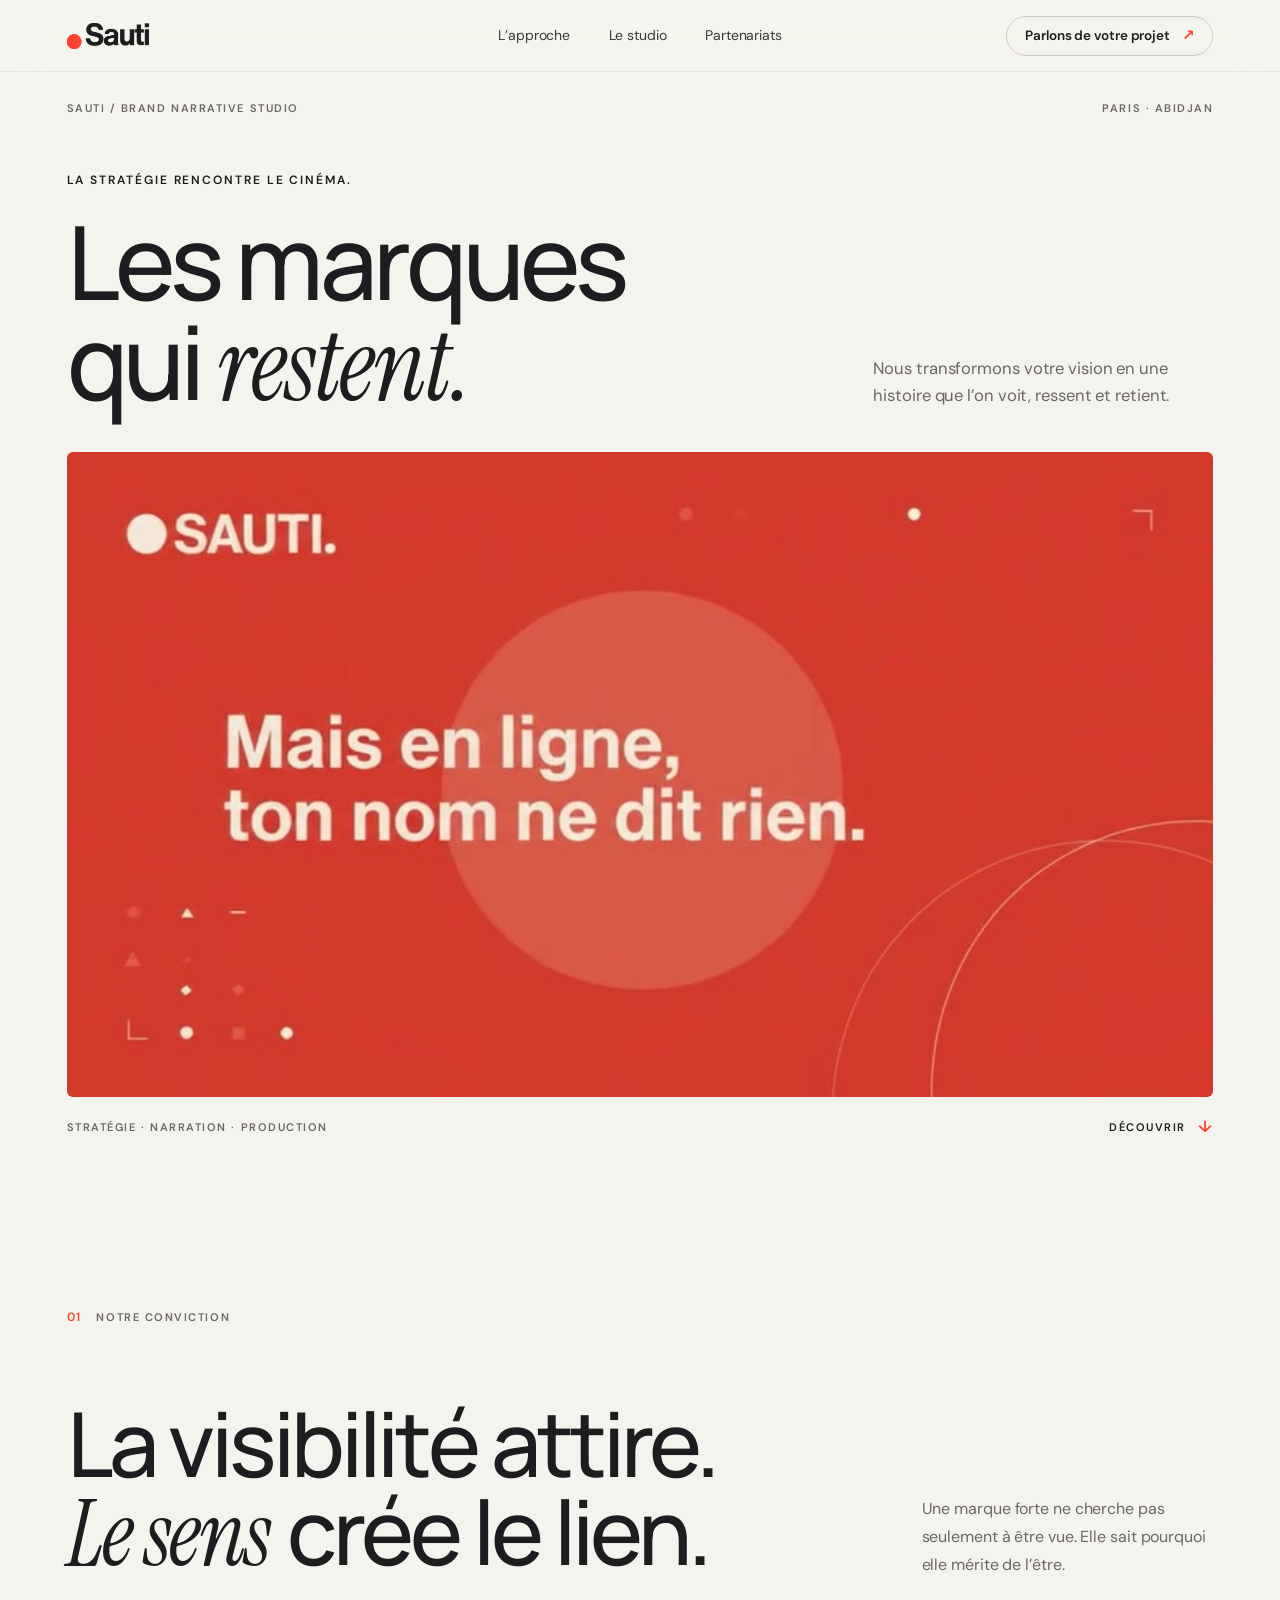
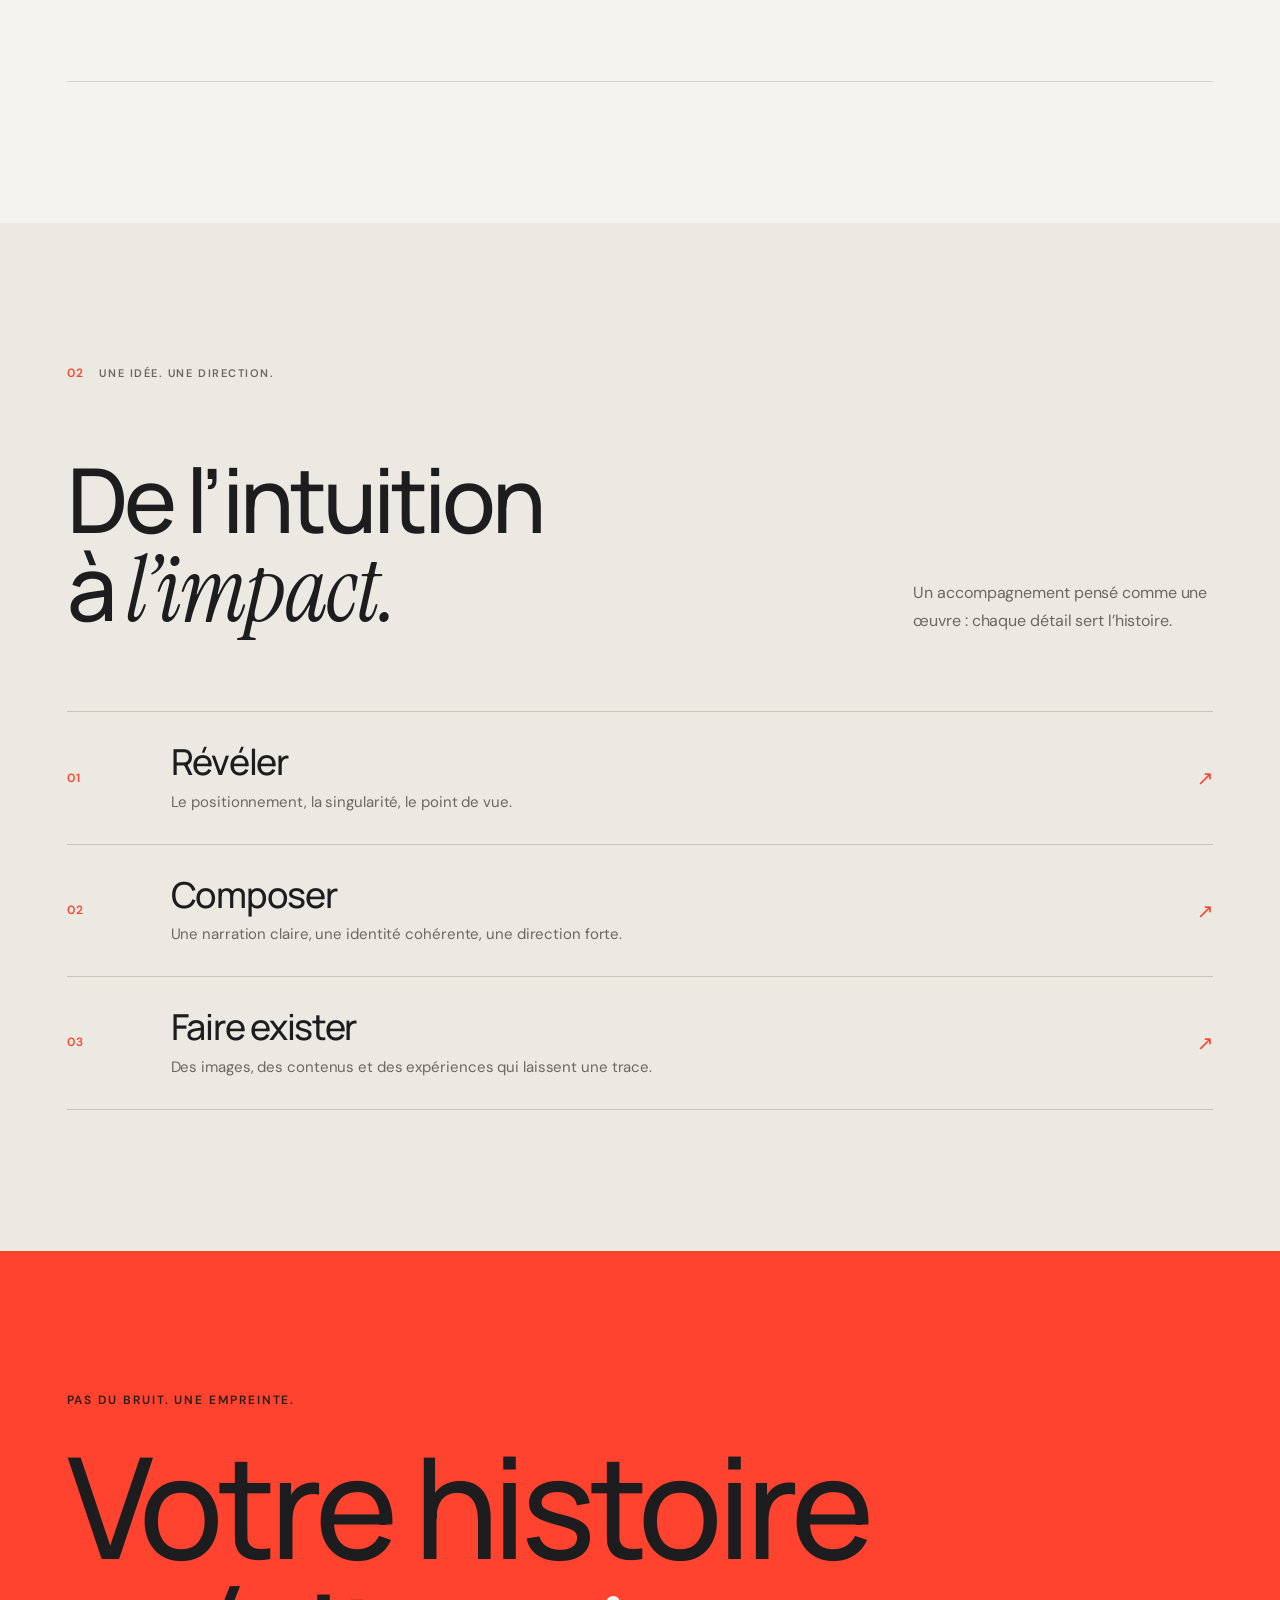
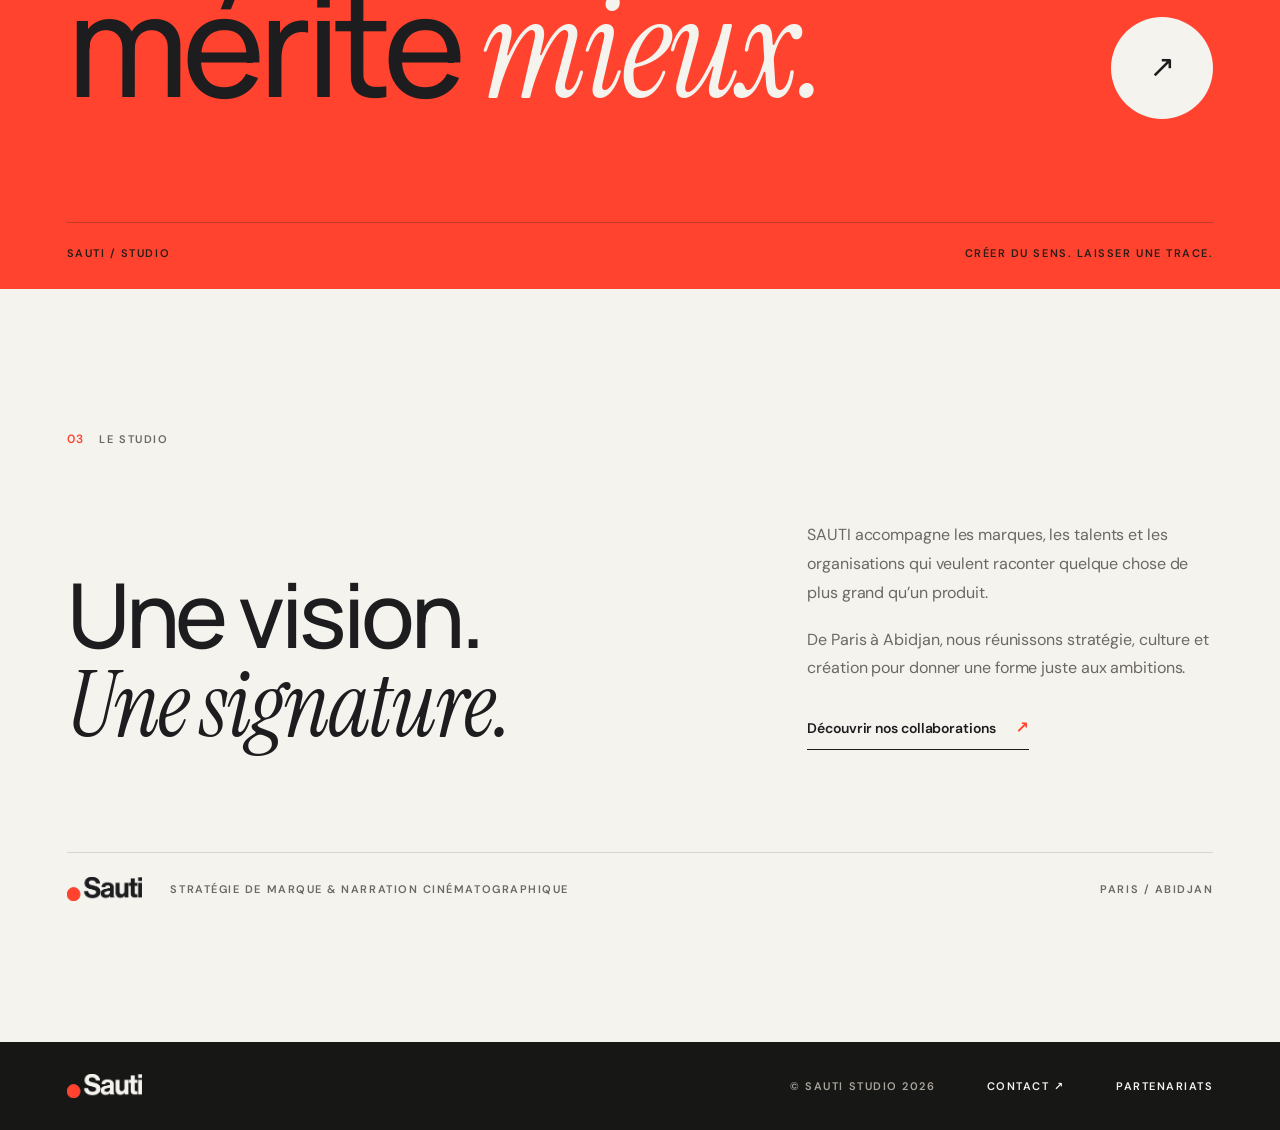
<file: index.html>
<!doctype html>
<html lang="fr">
<head>
  <meta charset="utf-8">
  <meta name="viewport" content="width=device-width, initial-scale=1, viewport-fit=cover">
  <title>SAUTI — Les marques qui restent</title>
  <meta name="description" content="SAUTI, studio de stratégie de marque et de narration cinématographique entre Paris et Abidjan.">
  <meta name="theme-color" content="#f5f3ee">
  <meta property="og:title" content="SAUTI — Les marques qui restent">
  <meta property="og:description" content="Stratégie de marque, narration et production cinématographique. Paris · Abidjan.">
  <meta property="og:image" content="motion-poster.jpg">
  <meta property="og:type" content="website">
  <link rel="icon" href="favicon.svg" type="image/svg+xml">
  <link rel="preload" href="manrope-latin-wght-normal.woff2" as="font" type="font/woff2" crossorigin>
  <link rel="preload" href="dm-sans-latin-wght-normal.woff2" as="font" type="font/woff2" crossorigin>
  <link rel="stylesheet" href="style.css">
  <script>document.documentElement.classList.add('js')</script>
</head>
<body>
  <a class="skip-link" href="#contenu">Aller au contenu</a>
  <div class="progress" aria-hidden="true"><span id="progressBar"></span></div>

  <header class="nav" id="top">
    <div class="wrap nav-inner">
      <a class="logo-link" href="#top" aria-label="SAUTI, retour en haut"><img src="logo-mark-dark.png" alt="SAUTI" width="655" height="207"></a>
      <nav class="desktop-nav" aria-label="Navigation principale">
        <a href="#approche">L’approche</a>
        <a href="#studio">Le studio</a>
        <a href="partenariats.html">Partenariats</a>
      </nav>
      <a class="nav-cta" href="mailto:contact@agencysauti.com?subject=Rendez-vous%20visio%20SAUTI">Parlons de votre projet <span aria-hidden="true">↗</span></a>
      <button class="menu-toggle" id="menuToggle" type="button" aria-expanded="false" aria-controls="mobileMenu" aria-label="Ouvrir le menu"><span></span><span></span></button>
    </div>
  </header>

  <nav class="mobile-menu" id="mobileMenu" aria-label="Menu mobile">
    <a href="#approche">L’approche <span aria-hidden="true">↗</span></a>
    <a href="#studio">Le studio <span aria-hidden="true">↗</span></a>
    <a href="partenariats.html">Partenariats <span aria-hidden="true">↗</span></a>
    <a class="mobile-cta" href="mailto:contact@agencysauti.com?subject=Rendez-vous%20visio%20SAUTI">Parlons de votre projet <span aria-hidden="true">↗</span></a>
  </nav>

  <main id="contenu">
    <section class="hero wrap" aria-labelledby="heroTitle">
      <div class="hero-topline">
        <span class="label">SAUTI / Brand Narrative Studio</span>
        <span class="label">Paris · Abidjan</span>
      </div>

      <div class="hero-copy">
        <p class="eyebrow reveal">La stratégie rencontre le cinéma.</p>
        <h1 id="heroTitle" class="display reveal">Les marques<br>qui <em>restent.</em></h1>
        <p class="hero-sub reveal">Nous transformons votre vision en une histoire que l’on voit, ressent et retient.</p>
      </div>

      <div class="motion-stage reveal">
        <video class="hero-motion" autoplay muted loop playsinline preload="metadata" poster="motion-poster.jpg" aria-label="Film de marque SAUTI">
          <source src="motion-sauti.mp4" type="video/mp4">
        </video>
      </div>

      <div class="hero-bottom">
        <span class="label">Stratégie · Narration · Production</span>
        <a href="#approche" class="scroll-link label">Découvrir <span aria-hidden="true">↓</span></a>
      </div>
    </section>

    <section class="statement" id="approche" aria-labelledby="statementTitle">
      <div class="wrap section">
        <div class="section-index reveal"><span class="num">01</span><span class="label">Notre conviction</span></div>
        <div class="statement-content">
          <h2 id="statementTitle" class="display h2 reveal">La visibilité attire.<br><em>Le sens</em> crée le lien.</h2>
          <p class="lead reveal">Une marque forte ne cherche pas seulement à être vue. Elle sait pourquoi elle mérite de l’être.</p>
        </div>
        <div class="statement-rule" aria-hidden="true"></div>
      </div>
    </section>

    <section class="method" aria-labelledby="methodTitle">
      <div class="wrap section">
        <div class="section-index reveal"><span class="num">02</span><span class="label">Une idée. Une direction.</span></div>
        <div class="method-head">
          <h2 id="methodTitle" class="display h2 reveal">De l’intuition<br>à <em>l’impact.</em></h2>
          <p class="lead reveal">Un accompagnement pensé comme une œuvre&nbsp;: chaque détail sert l’histoire.</p>
        </div>
        <div class="method-list">
          <article class="method-row reveal"><span class="method-no">01</span><div><h3>Révéler</h3><p>Le positionnement, la singularité, le point de vue.</p></div><span class="row-mark" aria-hidden="true">↗</span></article>
          <article class="method-row reveal"><span class="method-no">02</span><div><h3>Composer</h3><p>Une narration claire, une identité cohérente, une direction forte.</p></div><span class="row-mark" aria-hidden="true">↗</span></article>
          <article class="method-row reveal"><span class="method-no">03</span><div><h3>Faire exister</h3><p>Des images, des contenus et des expériences qui laissent une trace.</p></div><span class="row-mark" aria-hidden="true">↗</span></article>
        </div>
      </div>
    </section>

    <section class="manifesto" aria-labelledby="manifestoTitle">
      <div class="wrap">
        <p class="eyebrow reveal">Pas du bruit. Une empreinte.</p>
        <div class="manifesto-inner reveal">
          <h2 id="manifestoTitle" class="display">Votre histoire<br>mérite <em>mieux.</em></h2>
          <a class="round-link" href="mailto:contact@agencysauti.com?subject=Rendez-vous%20visio%20SAUTI" aria-label="Prendre rendez-vous en visio"><span aria-hidden="true">↗</span></a>
        </div>
        <div class="manifesto-foot"><span class="label">SAUTI / Studio</span><span class="label">Créer du sens. Laisser une trace.</span></div>
      </div>
    </section>

    <section class="studio" id="studio" aria-labelledby="studioTitle">
      <div class="wrap section">
        <div class="section-index reveal"><span class="num">03</span><span class="label">Le studio</span></div>
        <div class="studio-grid">
          <h2 id="studioTitle" class="display h2 reveal">Une vision.<br><em>Une signature.</em></h2>
          <div class="studio-copy reveal">
            <p>SAUTI accompagne les marques, les talents et les organisations qui veulent raconter quelque chose de plus grand qu’un produit.</p>
            <p>De Paris à Abidjan, nous réunissons stratégie, culture et création pour donner une forme juste aux ambitions.</p>
            <a class="text-link" href="partenariats.html">Découvrir nos collaborations <span aria-hidden="true">↗</span></a>
          </div>
        </div>
        <div class="studio-bottom">
          <img src="logo-mark-dark.png" alt="SAUTI" width="655" height="207">
          <span class="label">Stratégie de marque &amp; narration cinématographique</span>
          <span class="label">Paris / Abidjan</span>
        </div>
      </div>
    </section>
  </main>

  <footer class="footer">
    <div class="wrap footer-inner">
      <a href="#top" class="footer-logo" aria-label="SAUTI, retour en haut"><img src="logo-mark-cream.png" alt="SAUTI" width="655" height="207"></a>
      <span class="label copy">© SAUTI Studio <span id="year">2026</span></span>
      <a class="label" href="mailto:contact@agencysauti.com">Contact ↗</a>
      <a class="label" href="partenariats.html">Partenariats</a>
    </div>
  </footer>

  <script src="script.js" defer></script>
</body>
</html>
</file>
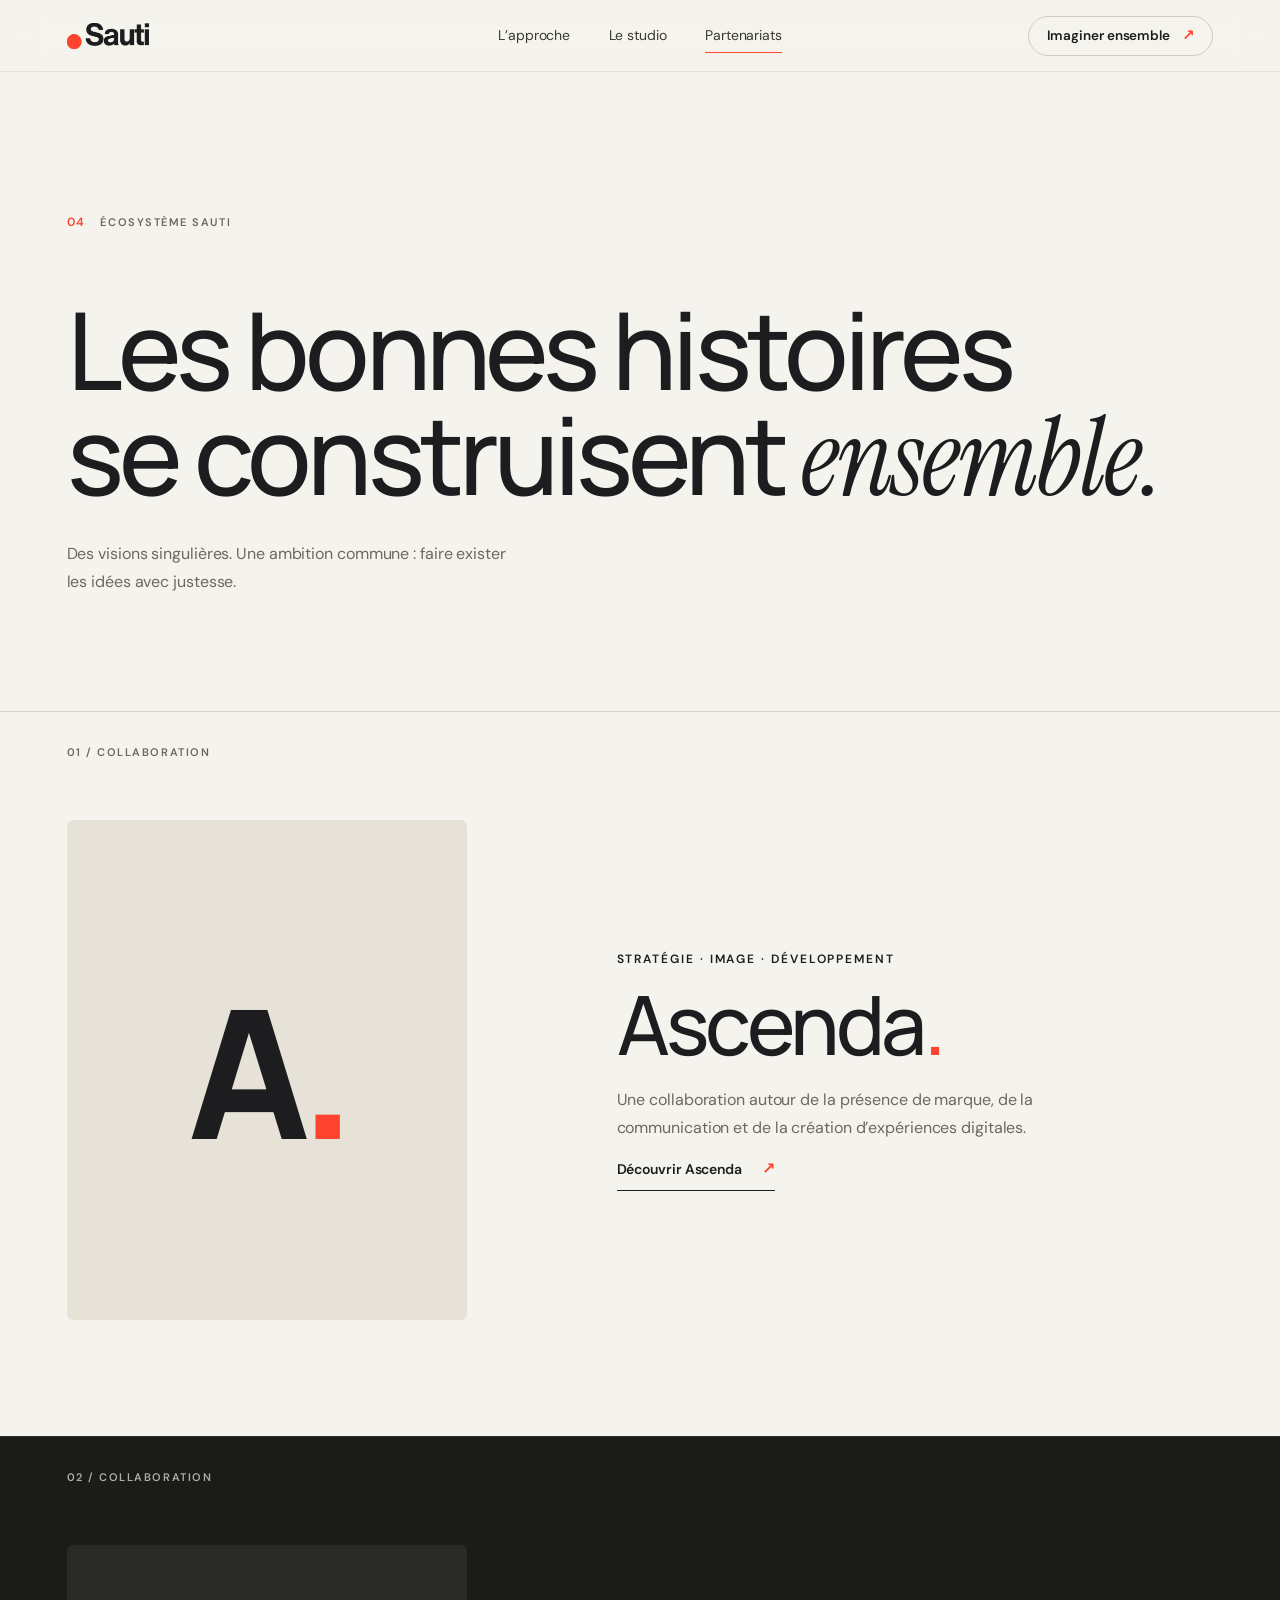
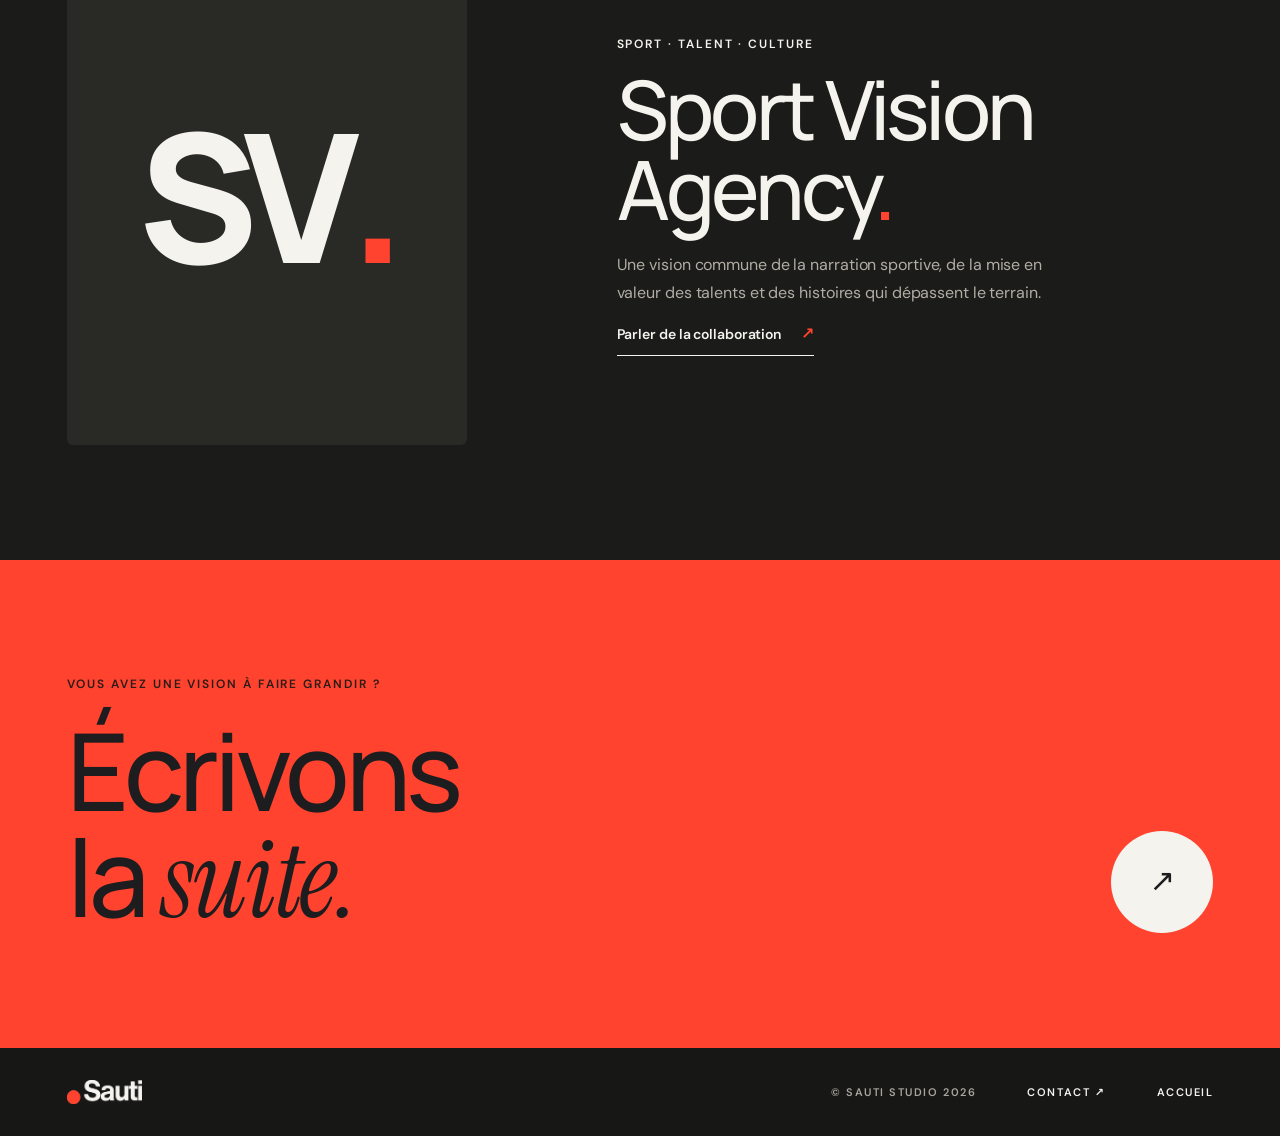
<file: partenariats.html>
<!doctype html>
<html lang="fr">
<head>
  <meta charset="utf-8">
  <meta name="viewport" content="width=device-width, initial-scale=1, viewport-fit=cover">
  <title>Partenariats — SAUTI</title>
  <meta name="description" content="Les collaborations de SAUTI : Ascenda et Sport Vision Agency.">
  <meta name="theme-color" content="#f5f3ee">
  <meta property="og:title" content="Partenariats — SAUTI">
  <meta property="og:image" content="motion-poster.jpg">
  <link rel="icon" href="favicon.svg" type="image/svg+xml">
  <link rel="preload" href="manrope-latin-wght-normal.woff2" as="font" type="font/woff2" crossorigin>
  <link rel="preload" href="dm-sans-latin-wght-normal.woff2" as="font" type="font/woff2" crossorigin>
  <link rel="stylesheet" href="style.css">
  <script>document.documentElement.classList.add('js')</script>
</head>
<body>
  <a class="skip-link" href="#contenu">Aller au contenu</a>
  <div class="progress" aria-hidden="true"><span id="progressBar"></span></div>

  <header class="nav" id="top">
    <div class="wrap nav-inner">
      <a class="logo-link" href="index.html" aria-label="SAUTI, accueil"><img src="logo-mark-dark.png" alt="SAUTI" width="655" height="207"></a>
      <nav class="desktop-nav" aria-label="Navigation principale">
        <a href="index.html#approche">L’approche</a>
        <a href="index.html#studio">Le studio</a>
        <a href="partenariats.html" aria-current="page">Partenariats</a>
      </nav>
      <a class="nav-cta" href="mailto:contact@agencysauti.com?subject=Collaboration%20SAUTI">Imaginer ensemble <span aria-hidden="true">↗</span></a>
      <button class="menu-toggle" id="menuToggle" type="button" aria-expanded="false" aria-controls="mobileMenu" aria-label="Ouvrir le menu"><span></span><span></span></button>
    </div>
  </header>

  <nav class="mobile-menu" id="mobileMenu" aria-label="Menu mobile">
    <a href="index.html#approche">L’approche <span aria-hidden="true">↗</span></a>
    <a href="index.html#studio">Le studio <span aria-hidden="true">↗</span></a>
    <a href="partenariats.html" aria-current="page">Partenariats <span aria-hidden="true">↗</span></a>
    <a class="mobile-cta" href="mailto:contact@agencysauti.com?subject=Collaboration%20SAUTI">Imaginer ensemble <span aria-hidden="true">↗</span></a>
  </nav>

  <main id="contenu">
    <section class="page-hero wrap" aria-labelledby="pageTitle">
      <div class="section-index reveal"><span class="num">04</span><span class="label">Écosystème SAUTI</span></div>
      <h1 id="pageTitle" class="display reveal">Les bonnes histoires<br>se construisent <em>ensemble.</em></h1>
      <p class="lead reveal">Des visions singulières. Une ambition commune&nbsp;: faire exister les idées avec justesse.</p>
    </section>

    <section class="partner" aria-labelledby="ascendaTitle">
      <div class="wrap">
        <div class="label">01 / Collaboration</div>
        <div class="partner-main">
          <div class="monogram reveal" aria-hidden="true"><span>A<i>.</i></span></div>
          <div class="reveal">
            <p class="eyebrow">Stratégie · Image · Développement</p>
            <h2 id="ascendaTitle" class="display">Ascenda<i>.</i></h2>
            <p class="lead">Une collaboration autour de la présence de marque, de la communication et de la création d’expériences digitales.</p>
            <a class="text-link" href="https://ascenda-management.com/" target="_blank" rel="noopener noreferrer">Découvrir Ascenda <span aria-hidden="true">↗</span></a>
          </div>
        </div>
      </div>
    </section>

    <section class="partner partner-dark" aria-labelledby="svaTitle">
      <div class="wrap">
        <div class="label">02 / Collaboration</div>
        <div class="partner-main">
          <div class="monogram reveal" aria-hidden="true"><span>SV<i>.</i></span></div>
          <div class="reveal">
            <p class="eyebrow">Sport · Talent · Culture</p>
            <h2 id="svaTitle" class="display">Sport Vision<br>Agency<i>.</i></h2>
            <p class="lead">Une vision commune de la narration sportive, de la mise en valeur des talents et des histoires qui dépassent le terrain.</p>
            <a class="text-link" href="mailto:contact@agencysauti.com?subject=Sport%20Vision%20Agency%20%2B%20SAUTI">Parler de la collaboration <span aria-hidden="true">↗</span></a>
          </div>
        </div>
      </div>
    </section>

    <section class="partner-end" aria-labelledby="endTitle">
      <div class="wrap">
        <p class="eyebrow reveal">Vous avez une vision à faire grandir&nbsp;?</p>
        <div class="partner-end-inner reveal">
          <h2 id="endTitle" class="display">Écrivons<br>la <em>suite.</em></h2>
          <a class="round-link" href="mailto:contact@agencysauti.com?subject=Collaboration%20SAUTI" aria-label="Contacter SAUTI"><span aria-hidden="true">↗</span></a>
        </div>
      </div>
    </section>
  </main>

  <footer class="footer">
    <div class="wrap footer-inner">
      <a href="index.html" class="footer-logo" aria-label="SAUTI, accueil"><img src="logo-mark-cream.png" alt="SAUTI" width="655" height="207"></a>
      <span class="label copy">© SAUTI Studio <span id="year">2026</span></span>
      <a class="label" href="mailto:contact@agencysauti.com">Contact ↗</a>
      <a class="label" href="index.html">Accueil</a>
    </div>
  </footer>

  <script src="script.js" defer></script>
</body>
</html>
</file>
<file: style.css>
@font-face{font-family:"Manrope";src:url("manrope-latin-wght-normal.woff2") format("woff2-variations");font-weight:200 800;font-style:normal;font-display:swap;unicode-range:U+0000-00FF,U+0131,U+0152-0153,U+02BB-02BC,U+02C6,U+02DA,U+02DC,U+0304,U+0308,U+0329,U+2000-206F,U+20AC,U+2122,U+2191,U+2193,U+2212,U+2215,U+FEFF,U+FFFD}
@font-face{font-family:"Manrope";src:url("manrope-latin-ext-wght-normal.woff2") format("woff2-variations");font-weight:200 800;font-style:normal;font-display:swap;unicode-range:U+0100-02BA,U+02BD-02C5,U+02C7-02CC,U+02CE-02D7,U+02DD-02FF,U+0304,U+0308,U+0329,U+1D00-1DBF,U+1E00-1E9F,U+1EF2-1EFF,U+2020,U+20A0-20AB,U+20AD-20C0,U+2113,U+2C60-2C7F,U+A720-A7FF}
@font-face{font-family:"DM Sans";src:url("dm-sans-latin-wght-normal.woff2") format("woff2-variations");font-weight:100 1000;font-style:normal;font-display:swap;unicode-range:U+0000-00FF,U+0131,U+0152-0153,U+02BB-02BC,U+02C6,U+02DA,U+02DC,U+0304,U+0308,U+0329,U+2000-206F,U+20AC,U+2122,U+2191,U+2193,U+2212,U+2215,U+FEFF,U+FFFD}
@font-face{font-family:"DM Sans";src:url("dm-sans-latin-ext-wght-normal.woff2") format("woff2-variations");font-weight:100 1000;font-style:normal;font-display:swap;unicode-range:U+0100-02BA,U+02BD-02C5,U+02C7-02CC,U+02CE-02D7,U+02DD-02FF,U+0304,U+0308,U+0329,U+1D00-1DBF,U+1E00-1E9F,U+1EF2-1EFF,U+2020,U+20A0-20AB,U+20AD-20C0,U+2113,U+2C60-2C7F,U+A720-A7FF}
@font-face{font-family:"Instrument Serif";src:url("instrument-serif-latin-400-italic.woff2") format("woff2");font-weight:400;font-style:italic;font-display:swap;unicode-range:U+0000-00FF,U+0131,U+0152-0153,U+02BB-02BC,U+02C6,U+02DA,U+02DC,U+0304,U+0308,U+0329,U+2000-206F,U+20AC,U+2122,U+2191,U+2193,U+2212,U+2215,U+FEFF,U+FFFD}
@font-face{font-family:"Instrument Serif";src:url("instrument-serif-latin-ext-400-italic.woff2") format("woff2");font-weight:400;font-style:italic;font-display:swap;unicode-range:U+0100-02BA,U+02BD-02C5,U+02C7-02CC,U+02CE-02D7,U+02DD-02FF,U+0304,U+0308,U+0329,U+1D00-1DBF,U+1E00-1E9F,U+1EF2-1EFF,U+2020,U+20A0-20AB,U+20AD-20C0,U+2113,U+2C60-2C7F,U+A720-A7FF}

:root{
  --paper:#f5f3ee;
  --paper-2:#ece9e2;
  --ink:#1d1d1f;
  --ink-2:#3a3936;
  --muted:#6b6862;
  --line:#d9d5cc;
  --orange:#ff432e;
  --cream:#f5f3ee;
  --dark:#171716;
  --gutter:clamp(20px,5.2vw,88px);
  --max:1440px;
  --nav-h:72px;
  --sans:"DM Sans",system-ui,-apple-system,"Segoe UI",Roboto,sans-serif;
  --display:"Manrope","DM Sans",system-ui,-apple-system,sans-serif;
  --serif:"Instrument Serif",Georgia,"Times New Roman",serif;
  --ease:cubic-bezier(.16,1,.3,1)
}

*,*::before,*::after{box-sizing:border-box}
html{scroll-behavior:smooth;scroll-padding-top:calc(var(--nav-h) + 12px);-webkit-text-size-adjust:100%;text-size-adjust:100%}
body{margin:0;background:var(--paper);color:var(--ink);font-family:var(--sans);font-size:16px;line-height:1.6;letter-spacing:-.006em;-webkit-font-smoothing:antialiased;-moz-osx-font-smoothing:grayscale;text-rendering:optimizeLegibility;overflow-x:hidden}
body.menu-open{overflow:hidden}
img,video{display:block;max-width:100%}
a{color:inherit;text-decoration:none}
button{font:inherit;color:inherit}
h1,h2,h3,p{margin:0}
:focus-visible{outline:2px solid var(--orange);outline-offset:3px;border-radius:2px}
.skip-link{position:fixed;left:16px;top:-60px;z-index:200;background:var(--ink);color:var(--cream);padding:10px 16px;border-radius:999px;font-size:14px;transition:top .2s}
.skip-link:focus{top:12px}

.wrap{width:100%;max-width:var(--max);margin-inline:auto;padding-inline:var(--gutter)}

.progress{position:fixed;inset:0 0 auto 0;height:2px;z-index:120;pointer-events:none}
.progress span{display:block;height:100%;width:100%;background:var(--orange);transform:scaleX(0);transform-origin:left center}

.nav{position:sticky;top:0;z-index:100;height:var(--nav-h);background:rgba(245,243,238,.84);-webkit-backdrop-filter:saturate(180%) blur(20px);backdrop-filter:saturate(180%) blur(20px);border-bottom:1px solid rgba(29,29,31,.08)}
.nav-inner{height:100%;display:grid;grid-template-columns:1fr auto 1fr;align-items:center;gap:24px}
.logo-link{display:inline-flex;align-items:center;justify-self:start;height:44px}
.logo-link img{height:26px;width:auto}
.desktop-nav{display:flex;align-items:center;gap:clamp(24px,3vw,44px);font-size:14px;color:var(--ink-2)}
.desktop-nav a{position:relative;padding:8px 0}
.desktop-nav a::after{content:"";position:absolute;left:0;right:0;bottom:2px;height:1px;background:var(--orange);transform:scaleX(0);transform-origin:left;transition:transform .35s var(--ease)}
.desktop-nav a:hover::after,.desktop-nav a[aria-current="page"]::after{transform:scaleX(1)}
.nav-cta{justify-self:end;display:inline-flex;align-items:center;gap:12px;height:40px;padding:0 18px;border:1px solid #cfcac0;border-radius:999px;font-size:13.5px;font-weight:600;white-space:nowrap;transition:background .25s,color .25s,border-color .25s}
.nav-cta span{color:var(--orange);font-size:15px;line-height:1}
.nav-cta:hover{background:var(--ink);color:var(--cream);border-color:var(--ink)}
.menu-toggle{display:none}
.mobile-menu{display:none}

.label{font-size:11px;font-weight:600;letter-spacing:.14em;text-transform:uppercase;color:var(--muted);line-height:1.5}
.eyebrow{font-size:12px;font-weight:600;letter-spacing:.16em;text-transform:uppercase;line-height:1.5}

.display{font-family:var(--display);font-weight:500;letter-spacing:-.045em;line-height:.98;margin:0;text-wrap:balance}
.display em{font-family:var(--serif);font-style:italic;font-weight:400;letter-spacing:-.02em;padding-right:.04em}

.hero{padding-top:28px;padding-bottom:28px}
.hero-topline,.hero-bottom{display:flex;align-items:center;justify-content:space-between;gap:16px}
.hero-copy{display:grid;grid-template-columns:minmax(0,1fr) minmax(240px,340px);align-items:end;column-gap:clamp(32px,5vw,80px);padding-top:clamp(40px,6vh,72px);padding-bottom:clamp(28px,4vh,48px)}
.hero-copy .eyebrow{grid-column:1/-1;margin-bottom:22px}
.hero h1{font-size:clamp(52px,8vw,120px)}
.hero-sub{font-size:clamp(16px,1.3vw,18px);line-height:1.6;color:var(--muted);padding-bottom:8px}
.motion-stage{position:relative;width:100%;aspect-ratio:16/9;max-height:78vh;background:#1e1e1e;border-radius:6px;overflow:hidden;isolation:isolate}
.hero-motion{width:100%;height:100%;object-fit:cover;background:#1e1e1e}
.hero-bottom{padding-top:18px}
.scroll-link{display:inline-flex;align-items:center;gap:12px;color:var(--ink)}
.scroll-link span{color:var(--orange);font-size:16px;transition:transform .3s var(--ease)}
.scroll-link:hover span{transform:translateY(3px)}

.section{padding-top:clamp(88px,11vw,160px);padding-bottom:clamp(88px,11vw,160px)}
.section-index{display:flex;align-items:center;gap:16px}
.section-index .num{color:var(--orange);font-size:12px;font-weight:600;letter-spacing:.08em}

.statement-content{display:grid;grid-template-columns:minmax(0,1.6fr) minmax(240px,.6fr);align-items:end;gap:clamp(32px,6vw,96px);margin-top:clamp(48px,6vw,72px)}
.h2{font-size:clamp(44px,7vw,104px)}
.lead{font-size:16px;line-height:1.75;color:var(--muted);max-width:340px}
.statement-rule{height:1px;background:var(--line);margin-top:clamp(64px,8vw,120px)}

.method{background:var(--paper-2)}
.method-head{display:flex;justify-content:space-between;align-items:end;gap:32px;margin:clamp(48px,6vw,72px) 0 clamp(48px,6vw,80px)}
.method-head .lead{max-width:300px}
.method-list{border-top:1px solid #c9c4ba}
.method-row{display:grid;grid-template-columns:80px minmax(0,1fr) 32px;align-items:center;gap:24px;padding:30px 0;border-bottom:1px solid #c9c4ba;transition:padding .4s var(--ease)}
.method-no{font-size:12px;font-weight:600;color:var(--orange);letter-spacing:.08em}
.method-row h3{font-family:var(--display);font-size:clamp(24px,2.8vw,36px);font-weight:500;letter-spacing:-.035em;line-height:1.1;margin-bottom:8px}
.method-row p{font-size:15px;line-height:1.6;color:var(--muted)}
.row-mark{justify-self:end;font-size:20px;color:var(--orange);transition:transform .35s var(--ease)}
.method-row:hover{padding-inline:12px}
.method-row:hover .row-mark{transform:translate(4px,-4px)}

.manifesto{background:var(--orange);color:var(--ink);padding-top:clamp(88px,11vw,160px);padding-bottom:28px}
.manifesto .eyebrow{color:#2b1c18;margin-bottom:28px}
.manifesto-inner{display:flex;align-items:flex-end;justify-content:space-between;gap:32px}
.manifesto h2{font-size:clamp(56px,11vw,168px);color:var(--ink)}
.manifesto h2 em{color:var(--cream)}
.round-link{flex:none;display:grid;place-items:center;width:clamp(64px,8vw,112px);height:clamp(64px,8vw,112px);border-radius:50%;background:var(--cream);color:var(--ink);font-size:clamp(22px,2.4vw,32px);transition:transform .45s var(--ease),background .25s}
.round-link:hover{transform:rotate(45deg) scale(1.04)}
.manifesto-foot{display:flex;justify-content:space-between;gap:20px;margin-top:clamp(64px,8vw,110px);padding-top:22px;border-top:1px solid rgba(29,29,31,.28)}
.manifesto-foot .label{color:#2b1c18}

.studio-grid{display:grid;grid-template-columns:minmax(0,1.1fr) minmax(280px,.7fr);gap:clamp(40px,8vw,120px);align-items:end;margin-top:clamp(48px,6vw,72px)}
.studio-copy{max-width:440px}
.studio-copy p{font-size:16px;line-height:1.8;color:var(--muted);margin-bottom:18px}
.text-link{display:inline-flex;align-items:center;gap:20px;margin-top:14px;padding-bottom:8px;border-bottom:1px solid currentColor;font-size:14px;font-weight:600;transition:gap .3s var(--ease)}
.text-link span{color:var(--orange);font-size:16px}
.text-link:hover{gap:28px}
.studio-bottom{display:grid;grid-template-columns:auto 1fr auto;align-items:center;gap:28px;margin-top:clamp(72px,8vw,110px);padding-top:24px;border-top:1px solid var(--line)}
.studio-bottom img{height:24px;width:auto}

.footer{background:var(--dark);color:var(--cream)}
.footer-inner{display:flex;align-items:center;gap:clamp(20px,4vw,56px);padding-top:32px;padding-bottom:calc(32px + env(safe-area-inset-bottom))}
.footer-logo{margin-right:auto;display:inline-flex}
.footer-logo img{height:24px;width:auto}
.footer .label{color:#a9a59c}
.footer a.label{color:var(--cream);transition:color .2s}
.footer a.label:hover{color:var(--orange)}

.page-hero{padding-top:clamp(80px,11vw,160px);padding-bottom:clamp(72px,9vw,128px)}
.page-hero .lead{max-width:460px}
.page-hero h1{font-size:clamp(48px,8.4vw,124px);margin:clamp(40px,6vw,64px) 0 28px}
.partner{border-top:1px solid var(--line);padding-top:32px;padding-bottom:clamp(72px,9vw,120px)}
.partner-main{display:grid;grid-template-columns:minmax(220px,.75fr) minmax(0,1fr);gap:clamp(36px,8vw,120px);align-items:center;margin-top:clamp(36px,5vw,60px)}
.monogram{display:grid;place-items:center;aspect-ratio:4/5;max-width:400px;width:100%;background:#e7e2d8;border-radius:6px}
.monogram span{display:inline-flex;align-items:baseline;font-family:var(--display);font-weight:800;font-size:clamp(96px,14vw,200px);letter-spacing:-.06em;line-height:1}
.monogram i{font-style:normal;color:var(--orange)}
.partner h2{font-size:clamp(44px,6.4vw,92px);margin:16px 0 22px}
.partner h2 i{font-style:normal;color:var(--orange)}
.partner-main .lead{max-width:460px}
.partner-dark{background:#1b1b19;color:var(--cream);border-top-color:#2f2e2b}
.partner-dark .label,.partner-dark .lead{color:#b1ada4}
.partner-dark .monogram{background:#292926}
.partner-end{background:var(--orange);padding-top:clamp(72px,9vw,120px);padding-bottom:clamp(72px,9vw,120px)}
.partner-end .eyebrow{color:#2b1c18}
.partner-end-inner{display:flex;align-items:flex-end;justify-content:space-between;gap:32px}
.partner-end h2{font-size:clamp(48px,8.4vw,124px);margin-top:24px}

.js .reveal{opacity:0;transform:translate3d(0,24px,0);transition:opacity .8s ease,transform 1s var(--ease)}
.js .reveal.visible{opacity:1;transform:none}

@media (min-width:1600px){
  :root{--gutter:88px}
}

@media (max-width:1024px){
  .hero-copy{grid-template-columns:1fr;row-gap:24px}
  .hero-sub{max-width:480px}
  .statement-content,.studio-grid{grid-template-columns:1fr;gap:32px}
  .lead{max-width:520px}
  .method-head{flex-direction:column;align-items:flex-start;gap:24px}
  .method-head .lead{max-width:520px}
}

@media (max-width:860px){
  :root{--nav-h:62px;--gutter:20px}
  .nav-inner{grid-template-columns:1fr auto}
  .logo-link img{height:22px}
  .desktop-nav,.nav-cta{display:none}
  .menu-toggle{display:inline-flex;flex-direction:column;justify-content:center;align-items:center;gap:6px;width:44px;height:44px;margin-right:-10px;border:0;background:transparent;cursor:pointer}
  .menu-toggle span{display:block;width:20px;height:1.5px;background:var(--ink);border-radius:2px;transition:transform .35s var(--ease)}
  .menu-toggle[aria-expanded="true"] span:first-child{transform:translateY(3.75px) rotate(45deg)}
  .menu-toggle[aria-expanded="true"] span:last-child{transform:translateY(-3.75px) rotate(-45deg)}
  .mobile-menu{display:flex;flex-direction:column;position:fixed;z-index:90;inset:var(--nav-h) 0 0 0;padding:12px var(--gutter) calc(32px + env(safe-area-inset-bottom));background:var(--paper);opacity:0;visibility:hidden;transform:translateY(-8px);transition:opacity .3s ease,transform .4s var(--ease),visibility 0s linear .4s;overflow-y:auto}
  .mobile-menu.open{opacity:1;visibility:visible;transform:none;transition:opacity .3s ease,transform .4s var(--ease),visibility 0s}
  .mobile-menu a{display:flex;justify-content:space-between;align-items:center;padding:20px 0;border-bottom:1px solid var(--line);font-family:var(--display);font-size:26px;font-weight:500;letter-spacing:-.03em}
  .mobile-menu a span{color:var(--orange);font-size:20px}
  .mobile-menu .mobile-cta{margin-top:28px;justify-content:center;gap:12px;border:0;border-radius:999px;background:var(--ink);color:var(--cream);font-family:var(--sans);font-size:16px;font-weight:600;letter-spacing:0;padding:18px 24px}

  .label{font-size:10.5px;letter-spacing:.12em}
  .eyebrow{font-size:11px;letter-spacing:.14em}
  .hero{padding-top:20px;padding-bottom:24px}
  .hero-copy{padding-top:44px;padding-bottom:28px}
  .hero-copy .eyebrow{margin-bottom:18px}
  .hero h1{font-size:clamp(46px,13vw,88px);line-height:1}
  .hero-sub{font-size:16px}
  .motion-stage{border-radius:4px;max-height:none}
  .hero-bottom .label:first-child{max-width:60%}
  .h2{font-size:clamp(42px,11.5vw,80px);line-height:1}
  .lead{font-size:16px}
  .method-row{grid-template-columns:36px minmax(0,1fr) 20px;gap:14px;align-items:start;padding:26px 0}
  .method-no{padding-top:8px}
  .row-mark{padding-top:4px}
  .method-row:hover{padding-inline:0}
  .manifesto{padding-top:88px;padding-bottom:22px}
  .manifesto-inner{flex-direction:column;align-items:flex-start;gap:36px}
  .manifesto h2{font-size:clamp(50px,14vw,100px);line-height:1}
  .round-link{width:64px;height:64px;font-size:24px}
  .manifesto-foot{flex-direction:column;gap:8px;margin-top:72px}
  .studio-copy p{font-size:16px}
  .studio-bottom{grid-template-columns:auto 1fr;gap:18px 20px}
  .studio-bottom img{height:20px}
  .studio-bottom .label:last-child{grid-column:1/-1}
  .footer-inner{flex-wrap:wrap;gap:18px 28px;padding-top:28px}
  .footer-logo{width:100%;margin-right:0;margin-bottom:6px}
  .footer-logo img{height:22px}
  .footer .copy{order:5;width:100%;padding-top:16px;border-top:1px solid #2e2d2a}

  .page-hero h1{font-size:clamp(44px,12.5vw,84px);line-height:1}
  .partner-main{grid-template-columns:1fr;gap:32px}
  .monogram{max-width:none;aspect-ratio:16/10}
  .monogram span{font-size:clamp(96px,30vw,150px)}
  .partner h2{font-size:clamp(44px,12.5vw,72px);line-height:1}
  .partner-end-inner{flex-direction:column;align-items:flex-start;gap:36px}
  .partner-end h2{font-size:clamp(46px,13vw,84px);line-height:1}
}

@media (max-width:380px){
  .hero h1{font-size:44px}
  .manifesto h2{font-size:48px}
}

@media (hover:none){
  .method-row:hover{padding-inline:0}
  .method-row:hover .row-mark{transform:none}
}

@media (prefers-reduced-motion:reduce){
  html{scroll-behavior:auto}
  .js .reveal{opacity:1;transform:none;transition:none}
  *,*::before,*::after{animation:none!important;transition:none!important}
}
</file>
